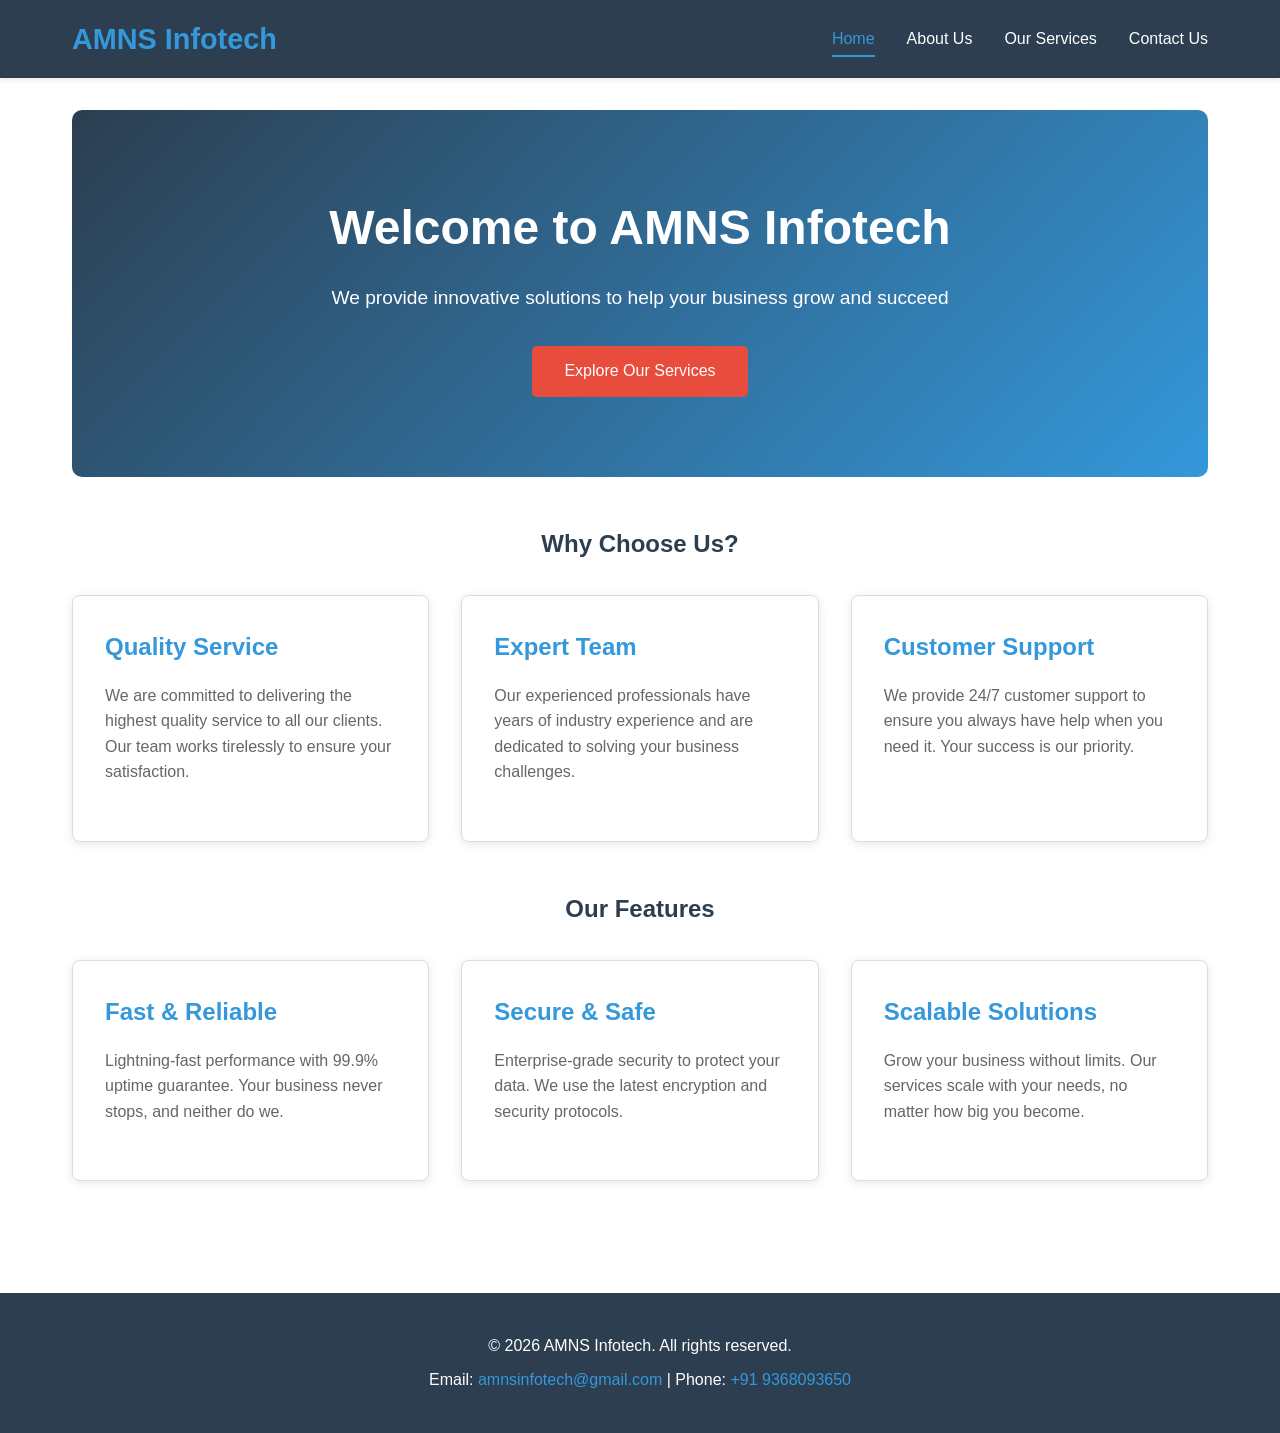
<file: index.html>
<!DOCTYPE html>
<html lang="en">
<head>
    <meta charset="UTF-8">
    <meta name="viewport" content="width=device-width, initial-scale=1.0">
    <title>Home - AMNS Infotech</title>
    <link rel="stylesheet" href="css/styles.css">
</head>
<body>
    <header>
        <nav>
            <div class="logo">AMNS Infotech</div>
            <ul class="nav-links">
                <li><a href="index.html" class="active">Home</a></li>
                <li><a href="about.html">About Us</a></li>
                <li><a href="services.html">Our Services</a></li>
                <li><a href="contact.html">Contact Us</a></li>
            </ul>
            <div class="hamburger">
                <span></span>
                <span></span>
                <span></span>
            </div>
        </nav>
    </header>

    <main>
        <section class="hero">
            <h1>Welcome to AMNS Infotech</h1>
            <p>We provide innovative solutions to help your business grow and succeed</p>
            <a href="services.html" class="btn">Explore Our Services</a>
        </section>

        <section>
            <h2 style="text-align: center; color: var(--primary-color); margin-bottom: 2rem;">Why Choose Us?</h2>
            <div class="cards-grid">
                <div class="card">
                    <h3>Quality Service</h3>
                    <p>We are committed to delivering the highest quality service to all our clients. Our team works tirelessly to ensure your satisfaction.</p>
                </div>
                <div class="card">
                    <h3>Expert Team</h3>
                    <p>Our experienced professionals have years of industry experience and are dedicated to solving your business challenges.</p>
                </div>
                <div class="card">
                    <h3>Customer Support</h3>
                    <p>We provide 24/7 customer support to ensure you always have help when you need it. Your success is our priority.</p>
                </div>
            </div>
        </section>

        <section>
            <h2 style="text-align: center; color: var(--primary-color); margin: 3rem 0 2rem 0;">Our Features</h2>
            <div class="cards-grid">
                <div class="card">
                    <h3>Fast & Reliable</h3>
                    <p>Lightning-fast performance with 99.9% uptime guarantee. Your business never stops, and neither do we.</p>
                </div>
                <div class="card">
                    <h3>Secure & Safe</h3>
                    <p>Enterprise-grade security to protect your data. We use the latest encryption and security protocols.</p>
                </div>
                <div class="card">
                    <h3>Scalable Solutions</h3>
                    <p>Grow your business without limits. Our services scale with your needs, no matter how big you become.</p>
                </div>
            </div>
        </section>
    </main>

    <footer>
        <p>&copy; 2026 AMNS Infotech. All rights reserved.</p>
        <p>Email: <a href="mailto:amnsinfotech@gmail.com">amnsinfotech@gmail.com</a> | Phone: <a href="tel:+919368093650">+91 9368093650</a></p>
    </footer>

    <script src="js/script.js"></script>
</body>
</html>
</file>
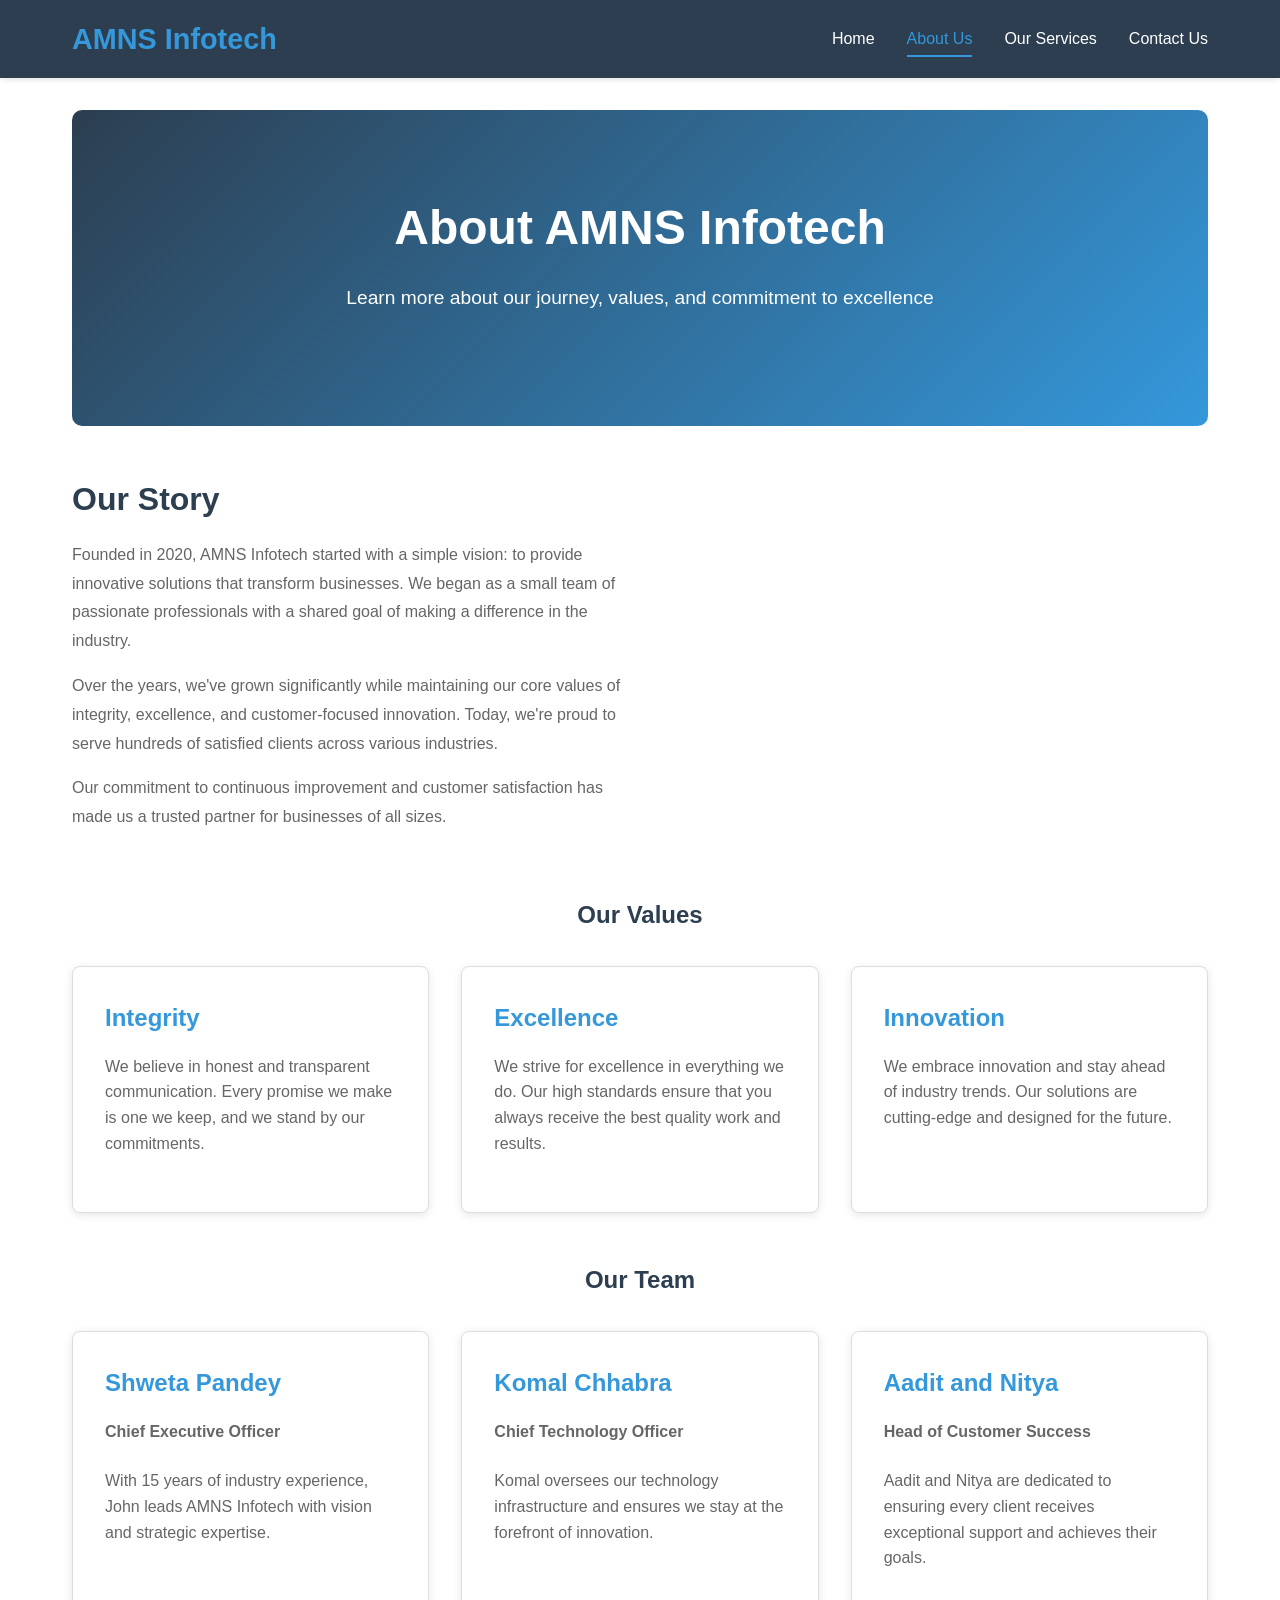
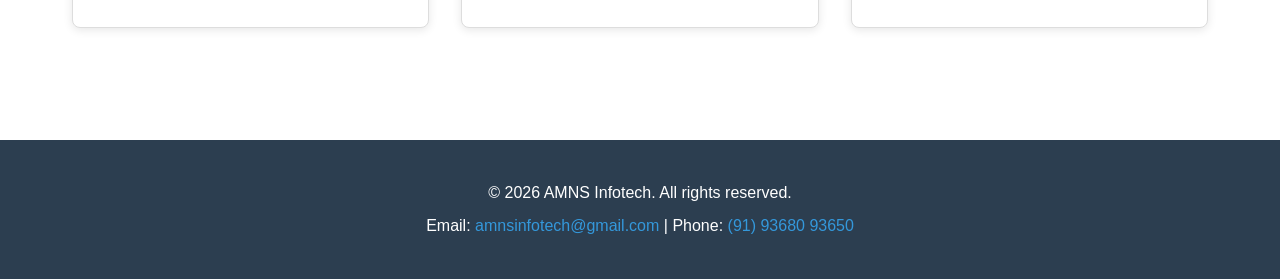
<file: about.html>
<!DOCTYPE html>
<html lang="en">
<head>
    <meta charset="UTF-8">
    <meta name="viewport" content="width=device-width, initial-scale=1.0">
    <title>About Us - AMNS Infotech</title>
    <link rel="stylesheet" href="css/styles.css">
</head>
<body>
    <header>
        <nav>
            <div class="logo">AMNS Infotech</div>
            <ul class="nav-links">
                <li><a href="index.html">Home</a></li>
                <li><a href="about.html" class="active">About Us</a></li>
                <li><a href="services.html">Our Services</a></li>
                <li><a href="contact.html">Contact Us</a></li>
            </ul>
            <div class="hamburger">
                <span></span>
                <span></span>
                <span></span>
            </div>
        </nav>
    </header>

    <main>
        <section class="hero">
            <h1>About AMNS Infotech</h1>
            <p>Learn more about our journey, values, and commitment to excellence</p>
        </section>

        <section>
            <div class="about-container single-column">
                <div class="about-content">
                    <h2>Our Story</h2>
                    <p>Founded in 2020, AMNS Infotech started with a simple vision: to provide innovative solutions that transform businesses. We began as a small team of passionate professionals with a shared goal of making a difference in the industry.</p>
                    <p>Over the years, we've grown significantly while maintaining our core values of integrity, excellence, and customer-focused innovation. Today, we're proud to serve hundreds of satisfied clients across various industries.</p>
                    <p>Our commitment to continuous improvement and customer satisfaction has made us a trusted partner for businesses of all sizes.</p>
                </div>
            </div>
        </section>

        <section style="margin-top: 3rem;">
            <h2 style="text-align: center; color: var(--primary-color); margin-bottom: 2rem;">Our Values</h2>
            <div class="cards-grid">
                <div class="card">
                    <h3>Integrity</h3>
                    <p>We believe in honest and transparent communication. Every promise we make is one we keep, and we stand by our commitments.</p>
                </div>
                <div class="card">
                    <h3>Excellence</h3>
                    <p>We strive for excellence in everything we do. Our high standards ensure that you always receive the best quality work and results.</p>
                </div>
                <div class="card">
                    <h3>Innovation</h3>
                    <p>We embrace innovation and stay ahead of industry trends. Our solutions are cutting-edge and designed for the future.</p>
                </div>
            </div>
        </section>

        <section style="margin-top: 3rem;">
            <h2 style="text-align: center; color: var(--primary-color); margin-bottom: 2rem;">Our Team</h2>
            <div class="cards-grid">
                <div class="card">
                    <h3>Shweta Pandey</h3>
                    <p><strong>Chief Executive Officer</strong></p>
                    <p>With 15 years of industry experience, John leads AMNS Infotech with vision and strategic expertise.</p>
                </div>
                <div class="card">
                    <h3>Komal Chhabra</h3>
                    <p><strong>Chief Technology Officer</strong></p>
                    <p>Komal oversees our technology infrastructure and ensures we stay at the forefront of innovation.</p>
                </div>
                <div class="card">
                    <h3>Aadit and Nitya</h3>
                    <p><strong>Head of Customer Success</strong></p>
                    <p>Aadit and Nitya are dedicated to ensuring every client receives exceptional support and achieves their goals.</p>
                </div>
            </div>
        </section>

        <!--
        <section style="margin-top: 3rem; background-color: var(--light-bg); padding: 2rem; border-radius: 8px;">
            <h2 style="text-align: center; color: var(--primary-color); margin-bottom: 2rem;">By The Numbers</h2>
            <div class="cards-grid">
                <div class="card" style="background-color: var(--white); text-align: center;">
                    <h3 style="font-size: 2.5rem; color: var(--secondary-color);">50+</h3>
                    <p>Satisfied Clients</p>
                </div>
                <div class="card" style="background-color: var(--white); text-align: center;">
                    <h3 style="font-size: 2.5rem; color: var(--secondary-color);">100+</h3>
                    <p>Projects Completed</p>
                </div>
                <div class="card" style="background-color: var(--white); text-align: center;">
                    <h3 style="font-size: 2.5rem; color: var(--secondary-color);">30+</h3>
                    <p>Team Members</p>
                </div>
            </div>
        </section>
        -->
    </main>

    <footer>
        <p>&copy; 2026 AMNS Infotech. All rights reserved.</p>
        <p>Email: <a href="mailto:amnsinfotech@gmail.com">amnsinfotech@gmail.com</a> | Phone: <a href="tel:+919368093650">(91) 93680 93650</a></p>
    </footer>

    <script src="js/script.js"></script>
</body>
</html>
</file>
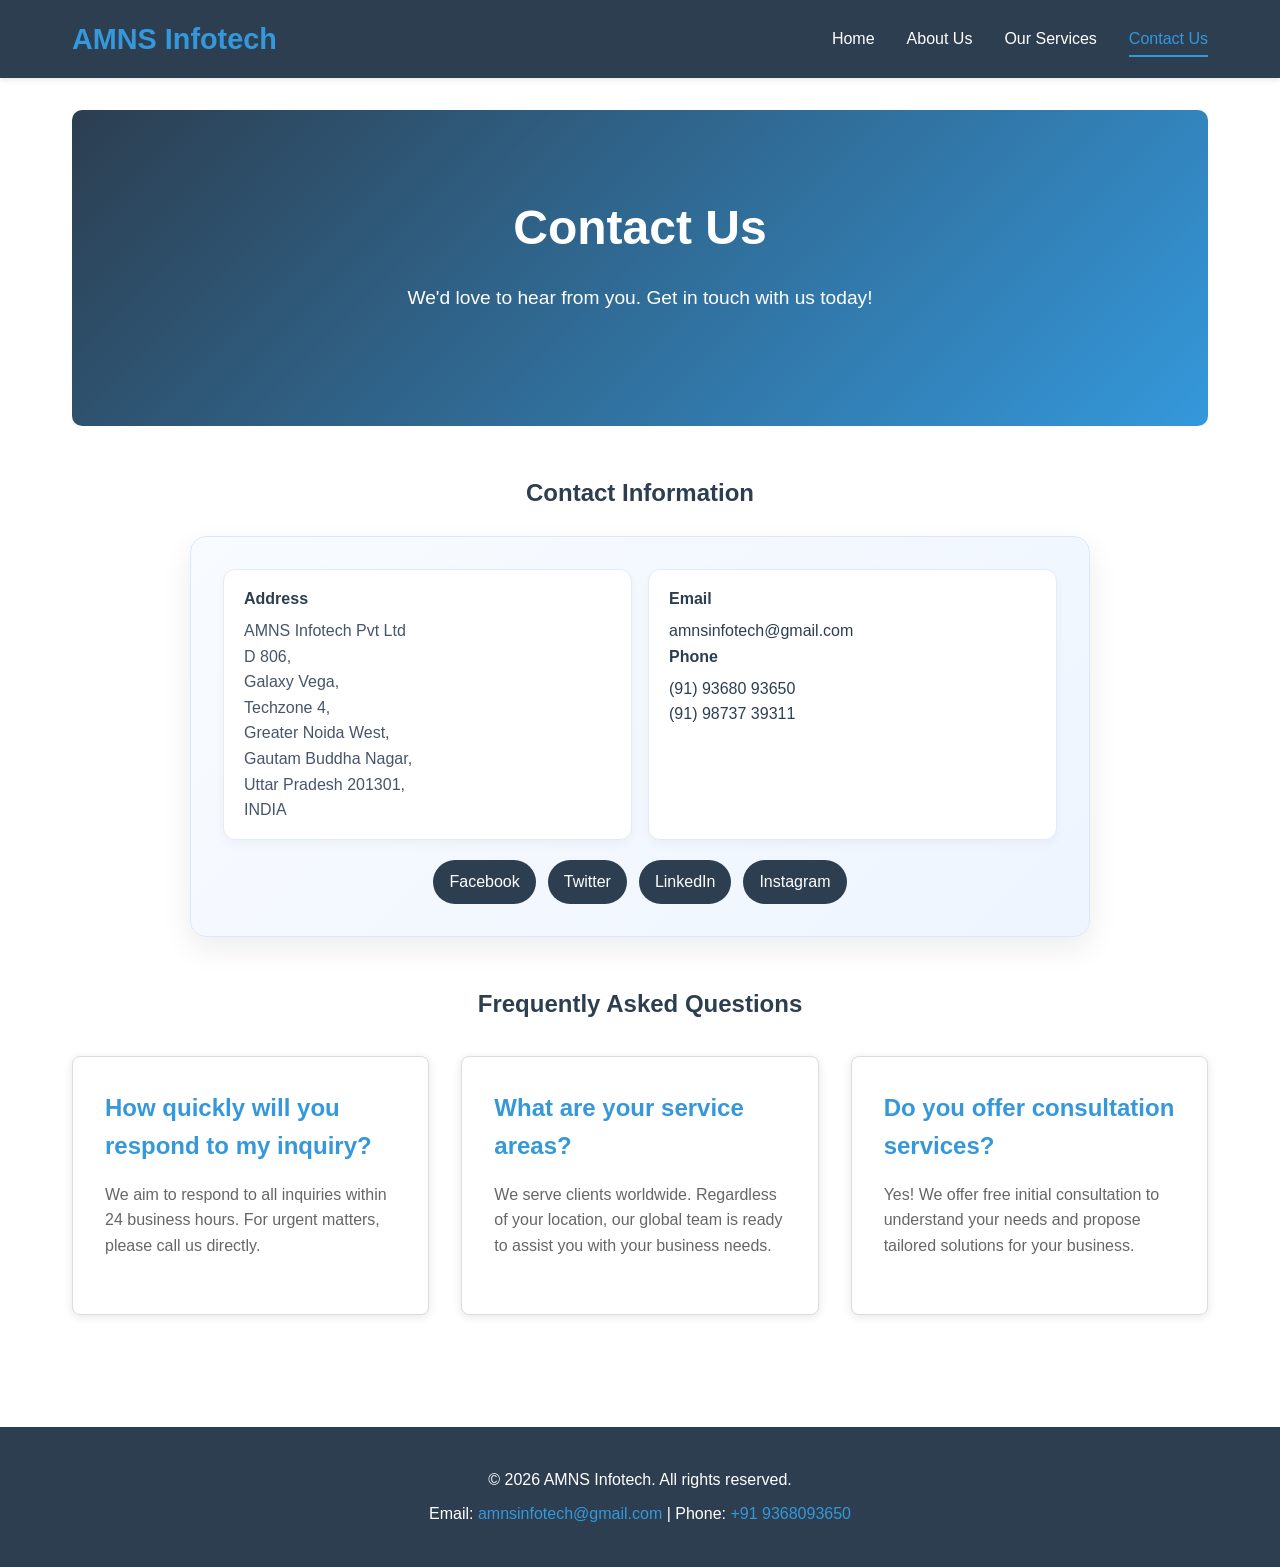
<file: contact.html>
<!DOCTYPE html>
<html lang="en">
<head>
    <meta charset="UTF-8">
    <meta name="viewport" content="width=device-width, initial-scale=1.0">
    <title>Contact Us - AMNS Infotech</title>
    <link rel="stylesheet" href="css/styles.css">
</head>
<body>
    <header>
        <nav>
            <div class="logo">AMNS Infotech</div>
            <ul class="nav-links">
                <li><a href="index.html">Home</a></li>
                <li><a href="about.html">About Us</a></li>
                <li><a href="services.html">Our Services</a></li>
                <li><a href="contact.html" class="active">Contact Us</a></li>
            </ul>
            <div class="hamburger">
                <span></span>
                <span></span>
                <span></span>
            </div>
        </nav>
    </header>

    <main>
        <section class="hero">
            <h1>Contact Us</h1>
            <p>We'd love to hear from you. Get in touch with us today!</p>
        </section>

        <section style="margin-top: 2rem;">
            <div class="contact-container">
                <div class="contact-info-wrapper">
                    <h2 style="color: var(--primary-color); margin-bottom: 1.5rem; text-align: center;">Contact Information</h2>
                    <div class="contact-info">
                        <div class="contact-info-grid">
                            <div class="contact-item">
                                <strong>Address</strong>
                                <p>AMNS Infotech Pvt Ltd<br>
                                D 806,<br>
                                Galaxy Vega,<br>
                                Techzone 4,<br>
                                Greater Noida West,<br>
                                Gautam Buddha Nagar,<br>
                                Uttar Pradesh 201301,<br>
                                INDIA</p>
                            </div>

                            <div class="contact-item">
                                <strong>Email</strong>
                                <p><a href="mailto:amnsinfotech@gmail.com">amnsinfotech@gmail.com</a></p>
                                
                                <strong>Phone</strong>
                                <p><a href="tel:+919368093650">(91) 93680 93650</a></p>
                                <p><a href="tel:+919873739311">(91) 98737 39311</a></p>
                            
                            </div>

                            

                        </div>

                        <div class="contact-social">
                            <a href="#">Facebook</a>
                            <a href="#">Twitter</a>
                            <a href="#">LinkedIn</a>
                            <a href="#">Instagram</a>
                        </div>
                    </div>
                </div>
            </div>
        </section>

        <section style="margin-top: 3rem;">
            <h2 style="text-align: center; color: var(--primary-color); margin-bottom: 2rem;">Frequently Asked Questions</h2>
            <div class="cards-grid">
                <div class="card">
                    <h3>How quickly will you respond to my inquiry?</h3>
                    <p>We aim to respond to all inquiries within 24 business hours. For urgent matters, please call us directly.</p>
                </div>
                <div class="card">
                    <h3>What are your service areas?</h3>
                    <p>We serve clients worldwide. Regardless of your location, our global team is ready to assist you with your business needs.</p>
                </div>
                <div class="card">
                    <h3>Do you offer consultation services?</h3>
                    <p>Yes! We offer free initial consultation to understand your needs and propose tailored solutions for your business.</p>
                </div>
            </div>
        </section>
    </main>

    <footer>
        <p>&copy; 2026 AMNS Infotech. All rights reserved.</p>
        <p>Email: <a href="mailto:amnsinfotech@gmail.com">amnsinfotech@gmail.com</a> | Phone: <a href="tel:+919368093650">+91 9368093650</a></p>
    </footer>

    <script src="js/script.js"></script>
</body>
</html>
</file>
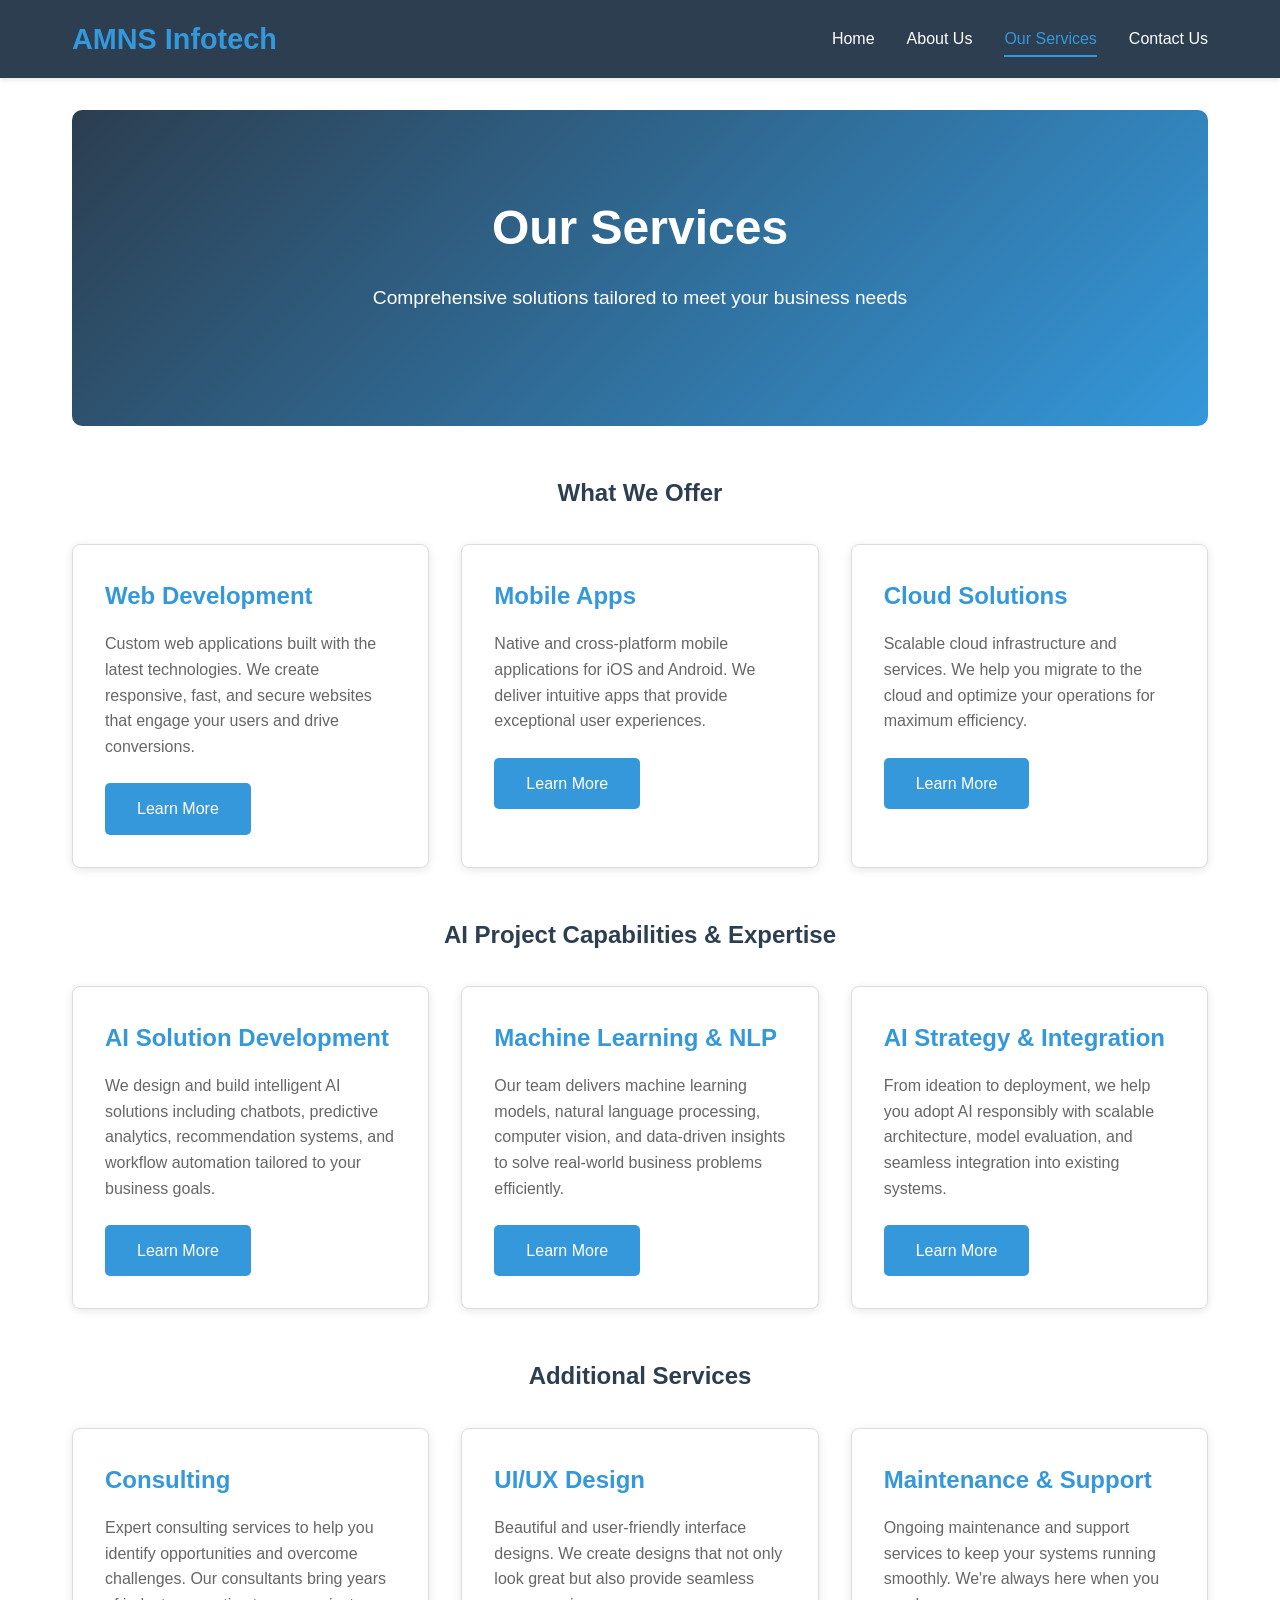
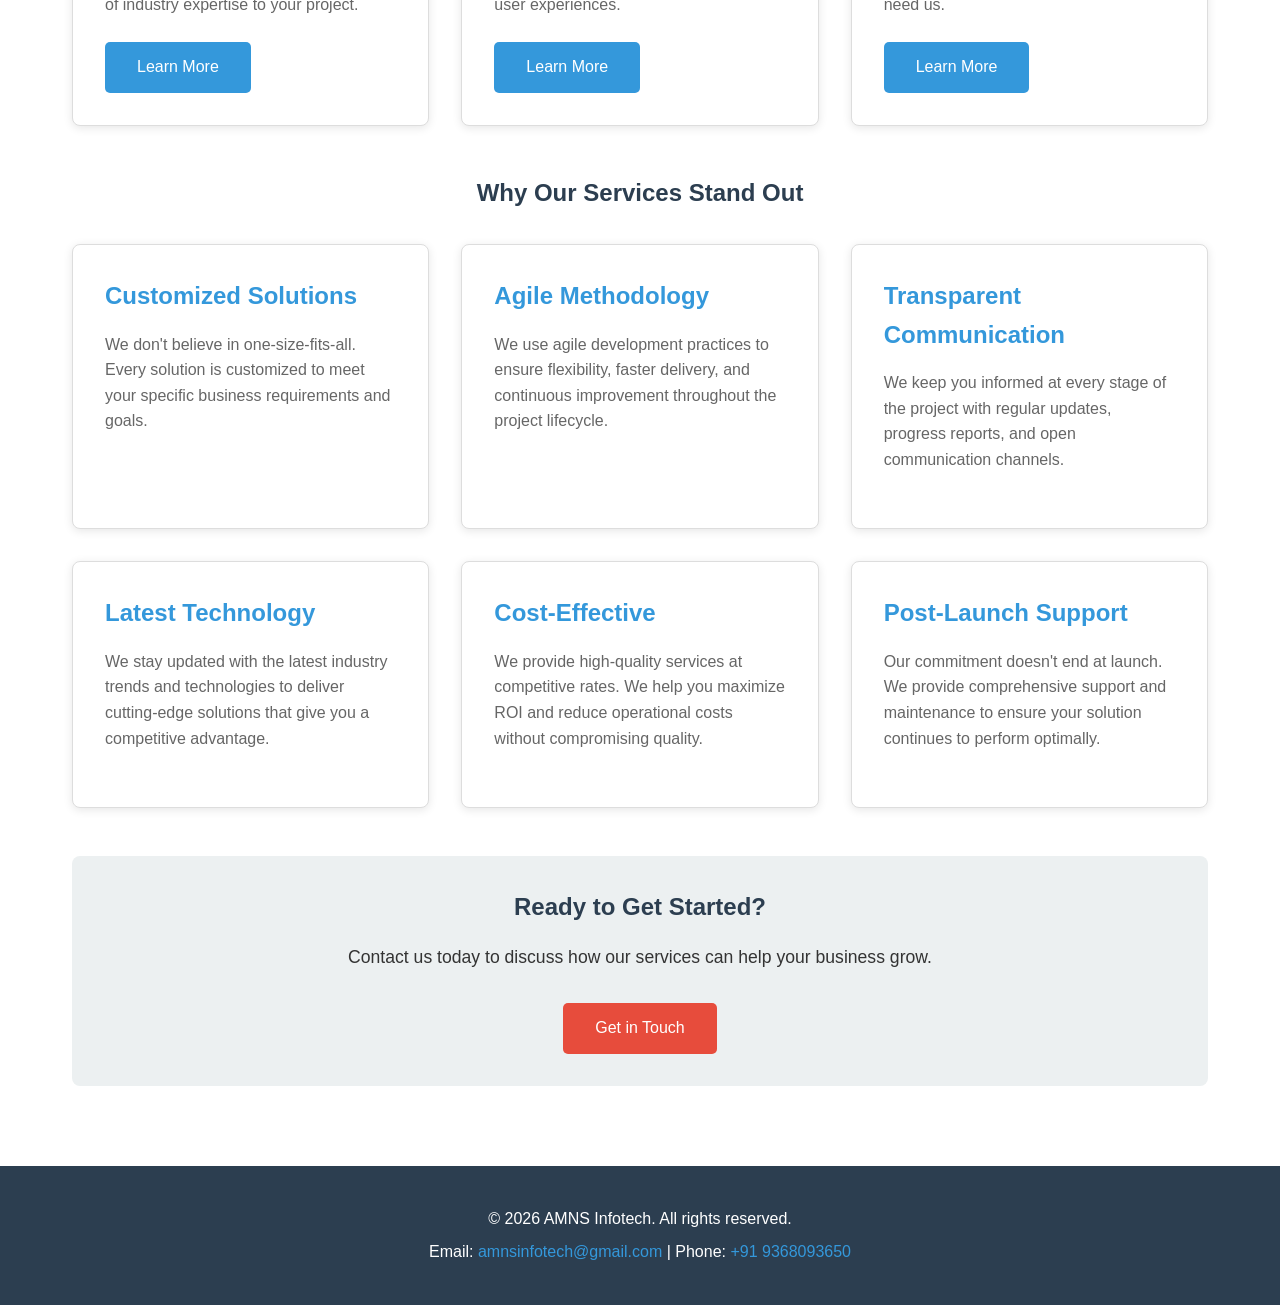
<file: services.html>
<!DOCTYPE html>
<html lang="en">
<head>
    <meta charset="UTF-8">
    <meta name="viewport" content="width=device-width, initial-scale=1.0">
    <title>Our Services - AMNS Infotech</title>
    <link rel="stylesheet" href="css/styles.css">
</head>
<body>
    <header>
        <nav>
            <div class="logo">AMNS Infotech</div>
            <ul class="nav-links">
                <li><a href="index.html">Home</a></li>
                <li><a href="about.html">About Us</a></li>
                <li><a href="services.html" class="active">Our Services</a></li>
                <li><a href="contact.html">Contact Us</a></li>
            </ul>
            <div class="hamburger">
                <span></span>
                <span></span>
                <span></span>
            </div>
        </nav>
    </header>

    <main>
        <section class="hero">
            <h1>Our Services</h1>
            <p>Comprehensive solutions tailored to meet your business needs</p>
        </section>

        <section>
            <h2 style="text-align: center; color: var(--primary-color); margin-bottom: 2rem;">What We Offer</h2>
            <div class="cards-grid">
                <div class="card">
                    <h3>Web Development</h3>
                    <p>Custom web applications built with the latest technologies. We create responsive, fast, and secure websites that engage your users and drive conversions.</p>
                    <a href="contact.html" class="btn btn-secondary">Learn More</a>
                </div>
                <div class="card">
                    <h3>Mobile Apps</h3>
                    <p>Native and cross-platform mobile applications for iOS and Android. We deliver intuitive apps that provide exceptional user experiences.</p>
                    <a href="contact.html" class="btn btn-secondary">Learn More</a>
                </div>
                <div class="card">
                    <h3>Cloud Solutions</h3>
                    <p>Scalable cloud infrastructure and services. We help you migrate to the cloud and optimize your operations for maximum efficiency.</p>
                    <a href="contact.html" class="btn btn-secondary">Learn More</a>
                </div>
            </div>
        </section>

        <section style="margin-top: 3rem;">
            <h2 style="text-align: center; color: var(--primary-color); margin-bottom: 2rem;">AI Project Capabilities & Expertise</h2>
            <div class="cards-grid">
                <div class="card">
                    <h3>AI Solution Development</h3>
                    <p>We design and build intelligent AI solutions including chatbots, predictive analytics, recommendation systems, and workflow automation tailored to your business goals.</p>
                    <a href="contact.html" class="btn btn-secondary">Learn More</a>
                </div>
                <div class="card">
                    <h3>Machine Learning & NLP</h3>
                    <p>Our team delivers machine learning models, natural language processing, computer vision, and data-driven insights to solve real-world business problems efficiently.</p>
                    <a href="contact.html" class="btn btn-secondary">Learn More</a>
                </div>
                <div class="card">
                    <h3>AI Strategy & Integration</h3>
                    <p>From ideation to deployment, we help you adopt AI responsibly with scalable architecture, model evaluation, and seamless integration into existing systems.</p>
                    <a href="contact.html" class="btn btn-secondary">Learn More</a>
                </div>
            </div>
        </section>

        <section style="margin-top: 3rem;">
            <h2 style="text-align: center; color: var(--primary-color); margin-bottom: 2rem;">Additional Services</h2>
            <div class="cards-grid">
                <div class="card">
                    <h3>Consulting</h3>
                    <p>Expert consulting services to help you identify opportunities and overcome challenges. Our consultants bring years of industry expertise to your project.</p>
                    <a href="contact.html" class="btn btn-secondary">Learn More</a>
                </div>
                <div class="card">
                    <h3>UI/UX Design</h3>
                    <p>Beautiful and user-friendly interface designs. We create designs that not only look great but also provide seamless user experiences.</p>
                    <a href="contact.html" class="btn btn-secondary">Learn More</a>
                </div>
                <div class="card">
                    <h3>Maintenance & Support</h3>
                    <p>Ongoing maintenance and support services to keep your systems running smoothly. We're always here when you need us.</p>
                    <a href="contact.html" class="btn btn-secondary">Learn More</a>
                </div>
            </div>
        </section>

        <section style="margin-top: 3rem;">
            <h2 style="text-align: center; color: var(--primary-color); margin-bottom: 2rem;">Why Our Services Stand Out</h2>
            <div class="cards-grid">
                <div class="card">
                    <h3>Customized Solutions</h3>
                    <p>We don't believe in one-size-fits-all. Every solution is customized to meet your specific business requirements and goals.</p>
                </div>
                <div class="card">
                    <h3>Agile Methodology</h3>
                    <p>We use agile development practices to ensure flexibility, faster delivery, and continuous improvement throughout the project lifecycle.</p>
                </div>
                <div class="card">
                    <h3>Transparent Communication</h3>
                    <p>We keep you informed at every stage of the project with regular updates, progress reports, and open communication channels.</p>
                </div>
                <div class="card">
                    <h3>Latest Technology</h3>
                    <p>We stay updated with the latest industry trends and technologies to deliver cutting-edge solutions that give you a competitive advantage.</p>
                </div>
                <div class="card">
                    <h3>Cost-Effective</h3>
                    <p>We provide high-quality services at competitive rates. We help you maximize ROI and reduce operational costs without compromising quality.</p>
                </div>
                <div class="card">
                    <h3>Post-Launch Support</h3>
                    <p>Our commitment doesn't end at launch. We provide comprehensive support and maintenance to ensure your solution continues to perform optimally.</p>
                </div>
            </div>
        </section>

        <section style="margin-top: 3rem; background-color: var(--light-bg); padding: 2rem; border-radius: 8px; text-align: center;">
            <h2 style="color: var(--primary-color); margin-bottom: 1rem;">Ready to Get Started?</h2>
            <p style="margin-bottom: 2rem; font-size: 1.1rem;">Contact us today to discuss how our services can help your business grow.</p>
            <a href="contact.html" class="btn">Get in Touch</a>
        </section>
    </main>

    <footer>
        <p>&copy; 2026 AMNS Infotech. All rights reserved.</p>
        <p>Email: <a href="mailto:amnsinfotech@gmail.com">amnsinfotech@gmail.com</a> | Phone: <a href="tel:+919368093650">+91 9368093650</a></p>
    </footer>

    <script src="js/script.js"></script>
</body>
</html>
</file>
<file: css/styles.css>
* {
    margin: 0;
    padding: 0;
    box-sizing: border-box;
}

:root {
    --primary-color: #2c3e50;
    --secondary-color: #3498db;
    --accent-color: #e74c3c;
    --text-color: #333;
    --light-bg: #ecf0f1;
    --white: #fff;
}

body {
    font-family: 'Segoe UI', Tahoma, Geneva, Verdana, sans-serif;
    line-height: 1.6;
    color: var(--text-color);
    background-color: var(--white);
}

/* Header and Navigation */
header {
    background-color: var(--primary-color);
    color: var(--white);
    padding: 1rem 0;
    box-shadow: 0 2px 5px rgba(0, 0, 0, 0.1);
    position: sticky;
    top: 0;
    z-index: 1000;
}

nav {
    max-width: 1200px;
    margin: 0 auto;
    display: flex;
    justify-content: space-between;
    align-items: center;
    padding: 0 2rem;
}

.logo {
    font-size: 1.8rem;
    font-weight: bold;
    color: var(--secondary-color);
}

.nav-links {
    list-style: none;
    display: flex;
    gap: 2rem;
}

.nav-links a {
    color: var(--white);
    text-decoration: none;
    transition: color 0.3s ease;
    font-weight: 500;
}

.nav-links a:hover {
    color: var(--secondary-color);
}

.nav-links a.active {
    color: var(--secondary-color);
    border-bottom: 2px solid var(--secondary-color);
    padding-bottom: 0.5rem;
}

.hamburger {
    display: none;
    flex-direction: column;
    cursor: pointer;
    gap: 5px;
}

.hamburger span {
    width: 25px;
    height: 3px;
    background-color: var(--white);
    border-radius: 2px;
    transition: all 0.3s ease;
}

/* Main Content */
main {
    max-width: 1200px;
    margin: 0 auto;
    padding: 2rem;
    min-height: calc(100vh - 200px);
}

/* Hero Section */
.hero {
    background: linear-gradient(135deg, var(--primary-color), var(--secondary-color));
    color: var(--white);
    padding: 5rem 2rem;
    text-align: center;
    border-radius: 10px;
    margin-bottom: 3rem;
}

.hero h1 {
    font-size: 3rem;
    margin-bottom: 1rem;
}

.hero p {
    font-size: 1.2rem;
    margin-bottom: 2rem;
}

.btn {
    display: inline-block;
    padding: 0.8rem 2rem;
    background-color: var(--accent-color);
    color: var(--white);
    text-decoration: none;
    border-radius: 5px;
    transition: background-color 0.3s ease;
    border: none;
    cursor: pointer;
    font-size: 1rem;
}

.btn:hover {
    background-color: #c0392b;
}

.btn-secondary {
    background-color: var(--secondary-color);
}

.btn-secondary:hover {
    background-color: #2980b9;
}

/* Cards Grid */
.cards-grid {
    display: grid;
    grid-template-columns: repeat(auto-fit, minmax(300px, 1fr));
    gap: 2rem;
    margin: 2rem 0;
}

.card {
    background-color: var(--white);
    border: 1px solid #ddd;
    border-radius: 8px;
    padding: 2rem;
    box-shadow: 0 2px 10px rgba(0, 0, 0, 0.1);
    transition: transform 0.3s ease, box-shadow 0.3s ease;
}

.card:hover {
    transform: translateY(-5px);
    box-shadow: 0 5px 20px rgba(0, 0, 0, 0.15);
}

.card h3 {
    color: var(--secondary-color);
    margin-bottom: 1rem;
    font-size: 1.5rem;
}

.card p {
    color: #666;
    margin-bottom: 1.5rem;
}

/* About Section */
.about-container {
    display: grid;
    grid-template-columns: 1fr 1fr;
    gap: 2rem;
    align-items: center;
}

.about-image {
    width: 100%;
    height: 300px;
    background: linear-gradient(135deg, var(--secondary-color), var(--primary-color));
    border-radius: 8px;
    display: flex;
    align-items: center;
    justify-content: center;
    color: var(--white);
    font-size: 1.2rem;
}

.about-content h2 {
    color: var(--primary-color);
    margin-bottom: 1rem;
    font-size: 2rem;
}

.about-content p {
    margin-bottom: 1rem;
    color: #666;
    line-height: 1.8;
}

/* Contact Form */
.form-group {
    margin-bottom: 1.5rem;
}

.form-group label {
    display: block;
    margin-bottom: 0.5rem;
    color: var(--primary-color);
    font-weight: 500;
}

.form-group input,
.form-group textarea {
    width: 100%;
    padding: 0.8rem;
    border: 1px solid #ddd;
    border-radius: 5px;
    font-family: inherit;
    font-size: 1rem;
    transition: border-color 0.3s ease;
}

.form-group input:focus,
.form-group textarea:focus {
    outline: none;
    border-color: var(--secondary-color);
    box-shadow: 0 0 5px rgba(52, 152, 219, 0.3);
}

.form-group textarea {
    resize: vertical;
    min-height: 150px;
}

.contact-container {
    display: grid;
    justify-items: center;
}

.contact-info-wrapper {
    width: min(100%, 900px);
}

.contact-info {
    background: linear-gradient(135deg, #f8fbff 0%, #eef5ff 100%);
    padding: 2rem;
    border-radius: 16px;
    box-shadow: 0 12px 30px rgba(15, 23, 42, 0.08);
    border: 1px solid #dce8f7;
}

.contact-info h3 {
    color: var(--primary-color);
    margin-bottom: 1.5rem;
    font-size: 1.5rem;
}

.contact-info-grid {
    display: grid;
    grid-template-columns: repeat(2, minmax(0, 1fr));
    gap: 1rem;
}

.contact-item {
    background: #ffffff;
    padding: 1rem 1.25rem;
    border-radius: 12px;
    border: 1px solid #e3ebf5;
    box-shadow: 0 4px 10px rgba(15, 23, 42, 0.04);
    text-align: left;
}

.contact-item strong {
    display: block;
    color: var(--primary-color);
    margin-bottom: 0.4rem;
    font-size: 1rem;
}

.contact-item p {
    margin: 0;
    color: #475569;
    line-height: 1.6;
}

.contact-item a {
    color: var(--primary-color);
    text-decoration: none;
}

.contact-item a:hover {
    text-decoration: underline;
}

.contact-social {
    margin-top: 1.25rem;
    display: flex;
    justify-content: center;
    flex-wrap: wrap;
    gap: 0.75rem;
}

.contact-social a {
    background-color: var(--primary-color);
    color: var(--white);
    padding: 0.6rem 1rem;
    border-radius: 999px;
    text-decoration: none;
    transition: background-color 0.3s ease;
}

.contact-social a:hover {
    background-color: var(--secondary-color);
}

/* Footer */
footer {
    background-color: var(--primary-color);
    color: var(--white);
    text-align: center;
    padding: 2rem;
    margin-top: 3rem;
}

footer p {
    margin: 0.5rem 0;
}

footer a {
    color: var(--secondary-color);
    text-decoration: none;
}

footer a:hover {
    text-decoration: underline;
}

/* Responsive Design */
@media (max-width: 768px) {
    .nav-links {
        display: none;
        position: absolute;
        top: 60px;
        left: 0;
        right: 0;
        background-color: var(--primary-color);
        flex-direction: column;
        gap: 0;
        padding: 1rem 0;
    }

    .nav-links.active {
        display: flex;
    }

    .nav-links li {
        padding: 1rem 2rem;
        border-bottom: 1px solid rgba(255, 255, 255, 0.1);
    }

    .nav-links a {
        display: block;
    }

    .hamburger {
        display: flex;
    }

    .hamburger.active span:nth-child(1) {
        transform: rotate(45deg) translate(8px, 8px);
    }

    .hamburger.active span:nth-child(2) {
        opacity: 0;
    }

    .hamburger.active span:nth-child(3) {
        transform: rotate(-45deg) translate(7px, -7px);
    }

    .hero h1 {
        font-size: 2rem;
    }

    .hero p {
        font-size: 1rem;
    }

    main {
        padding: 1rem;
    }

    .about-container,
    .contact-container {
        grid-template-columns: 1fr;
    }

    .about-image {
        order: -1;
    }
}

@media (max-width: 480px) {
    nav {
        padding: 0 1rem;
    }

    .logo {
        font-size: 1.4rem;
    }

    .hero {
        padding: 3rem 1rem;
    }

    .hero h1 {
        font-size: 1.5rem;
    }

    .hero p {
        font-size: 0.9rem;
    }

    main {
        padding: 1rem 0.5rem;
    }

    .cards-grid {
        grid-template-columns: 1fr;
        gap: 1.5rem;
    }

    .card {
        padding: 1.5rem;
    }

    .btn {
        padding: 0.6rem 1.5rem;
        font-size: 0.9rem;
    }
}
</file>
